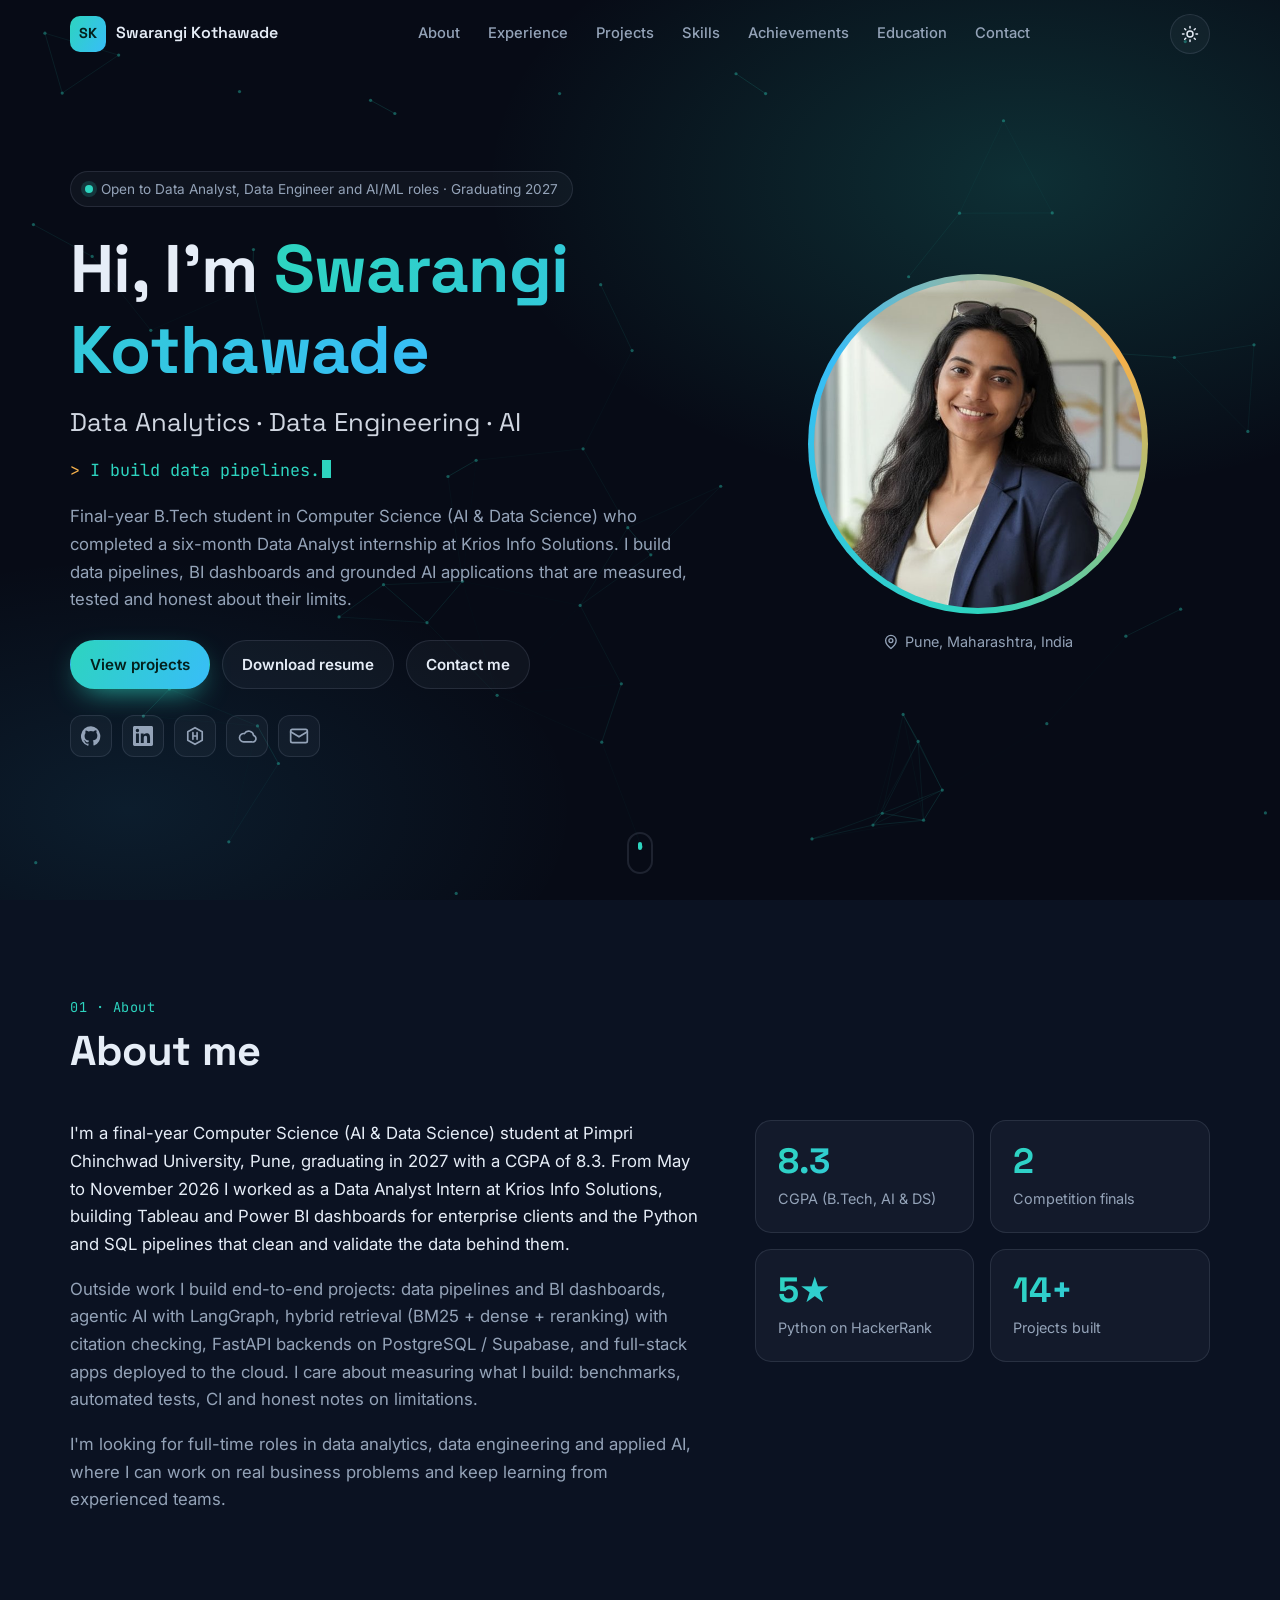
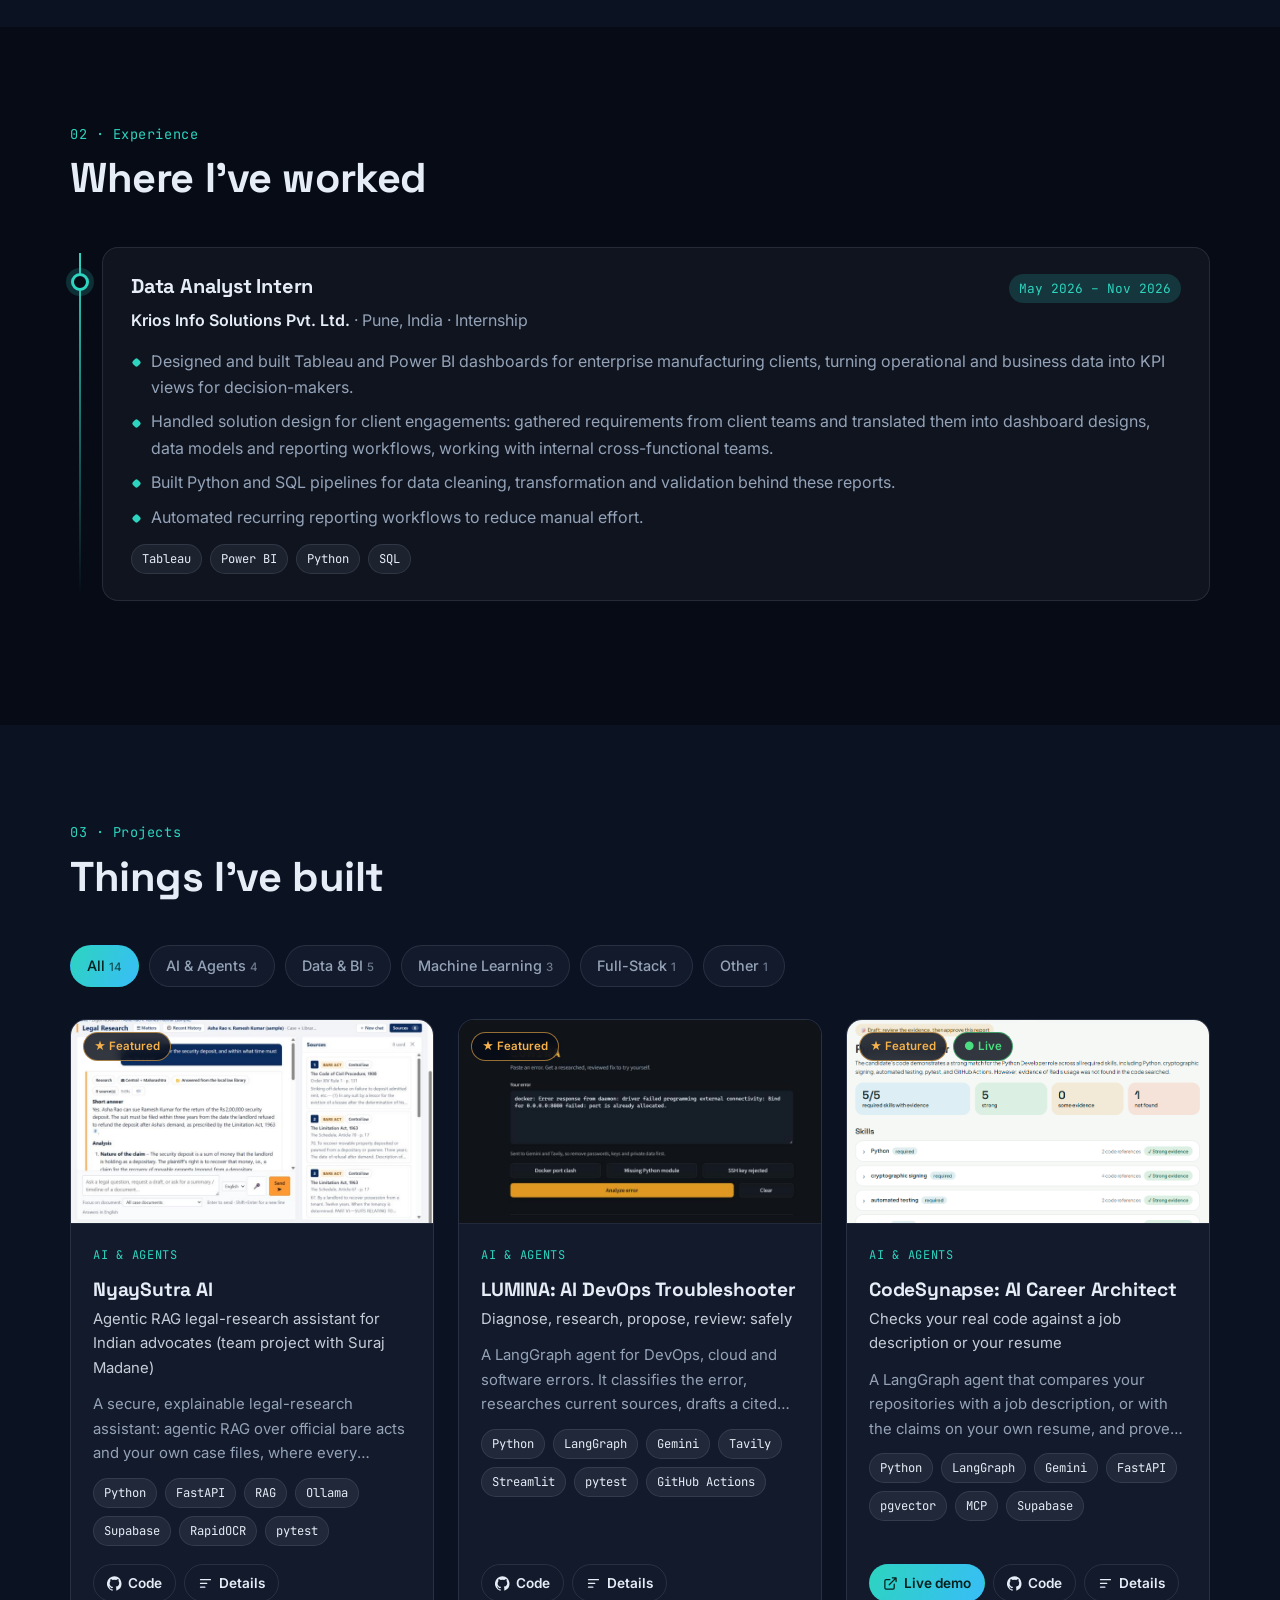
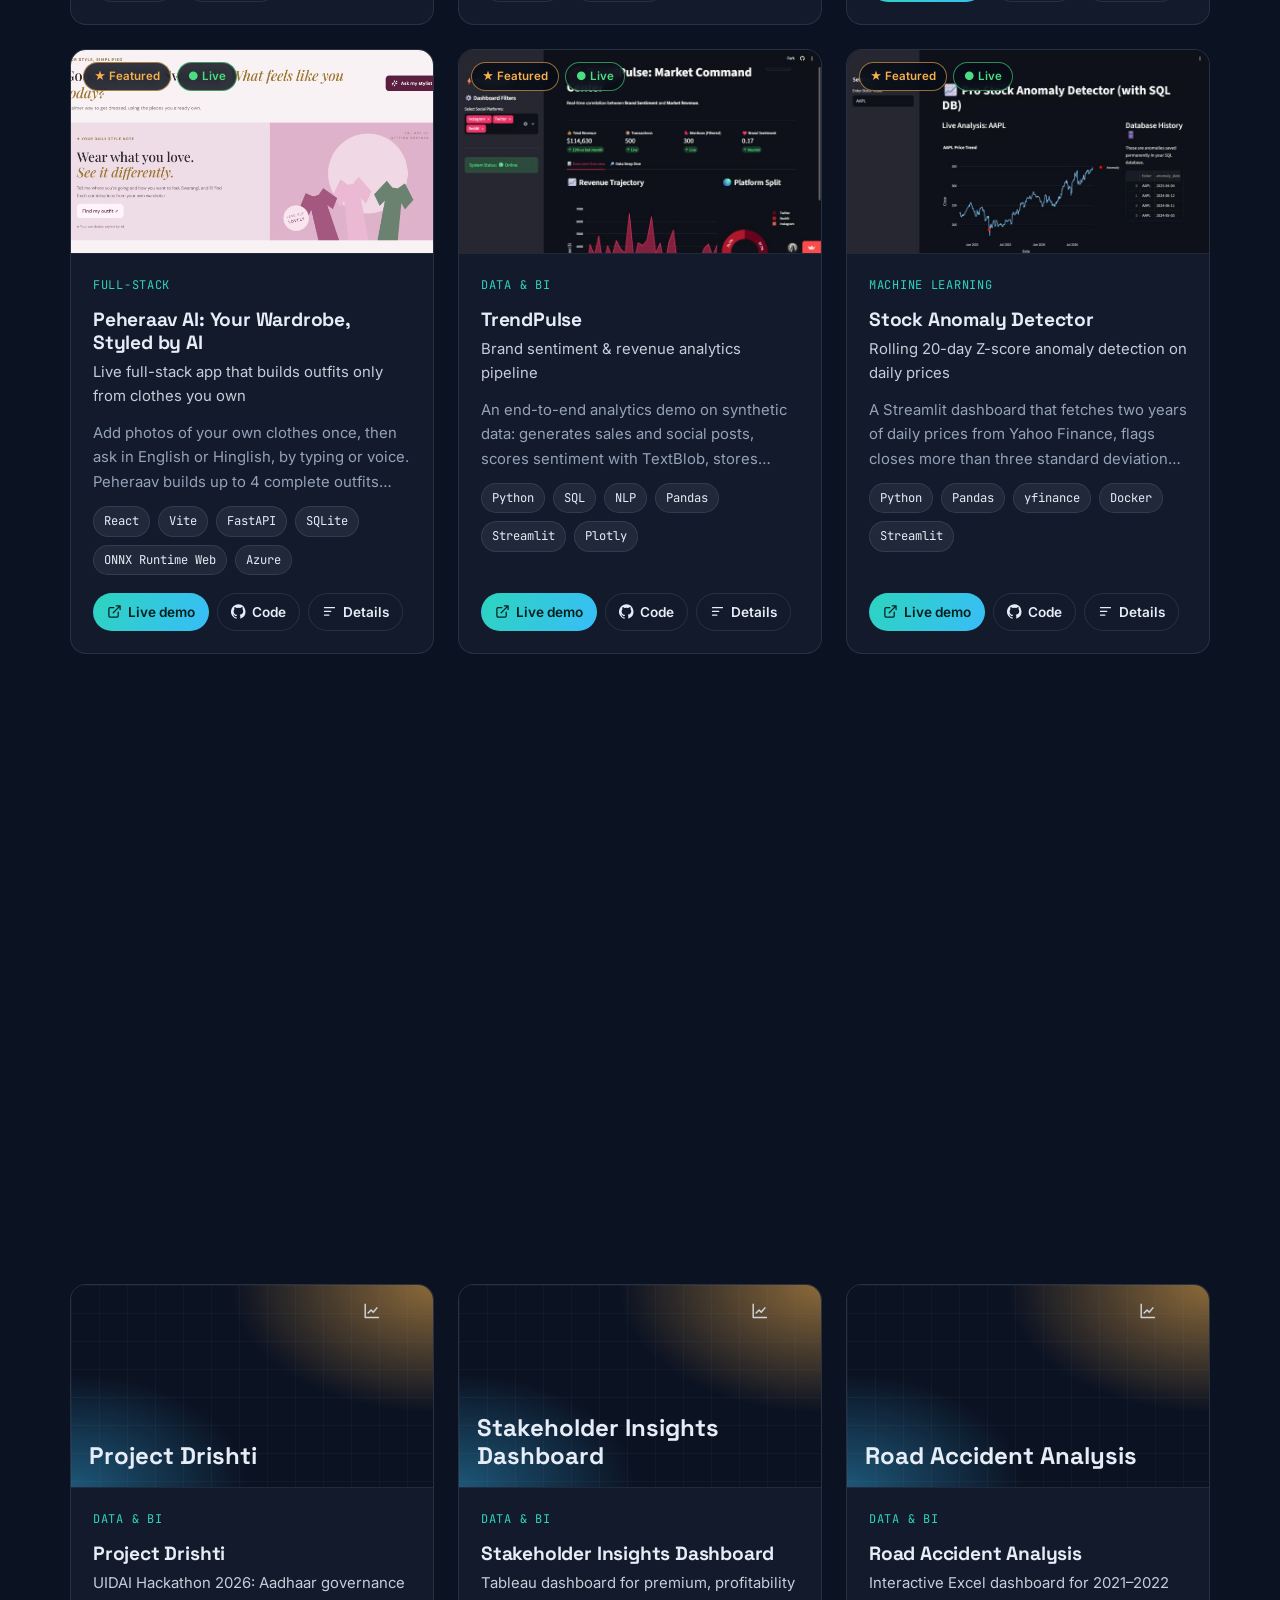
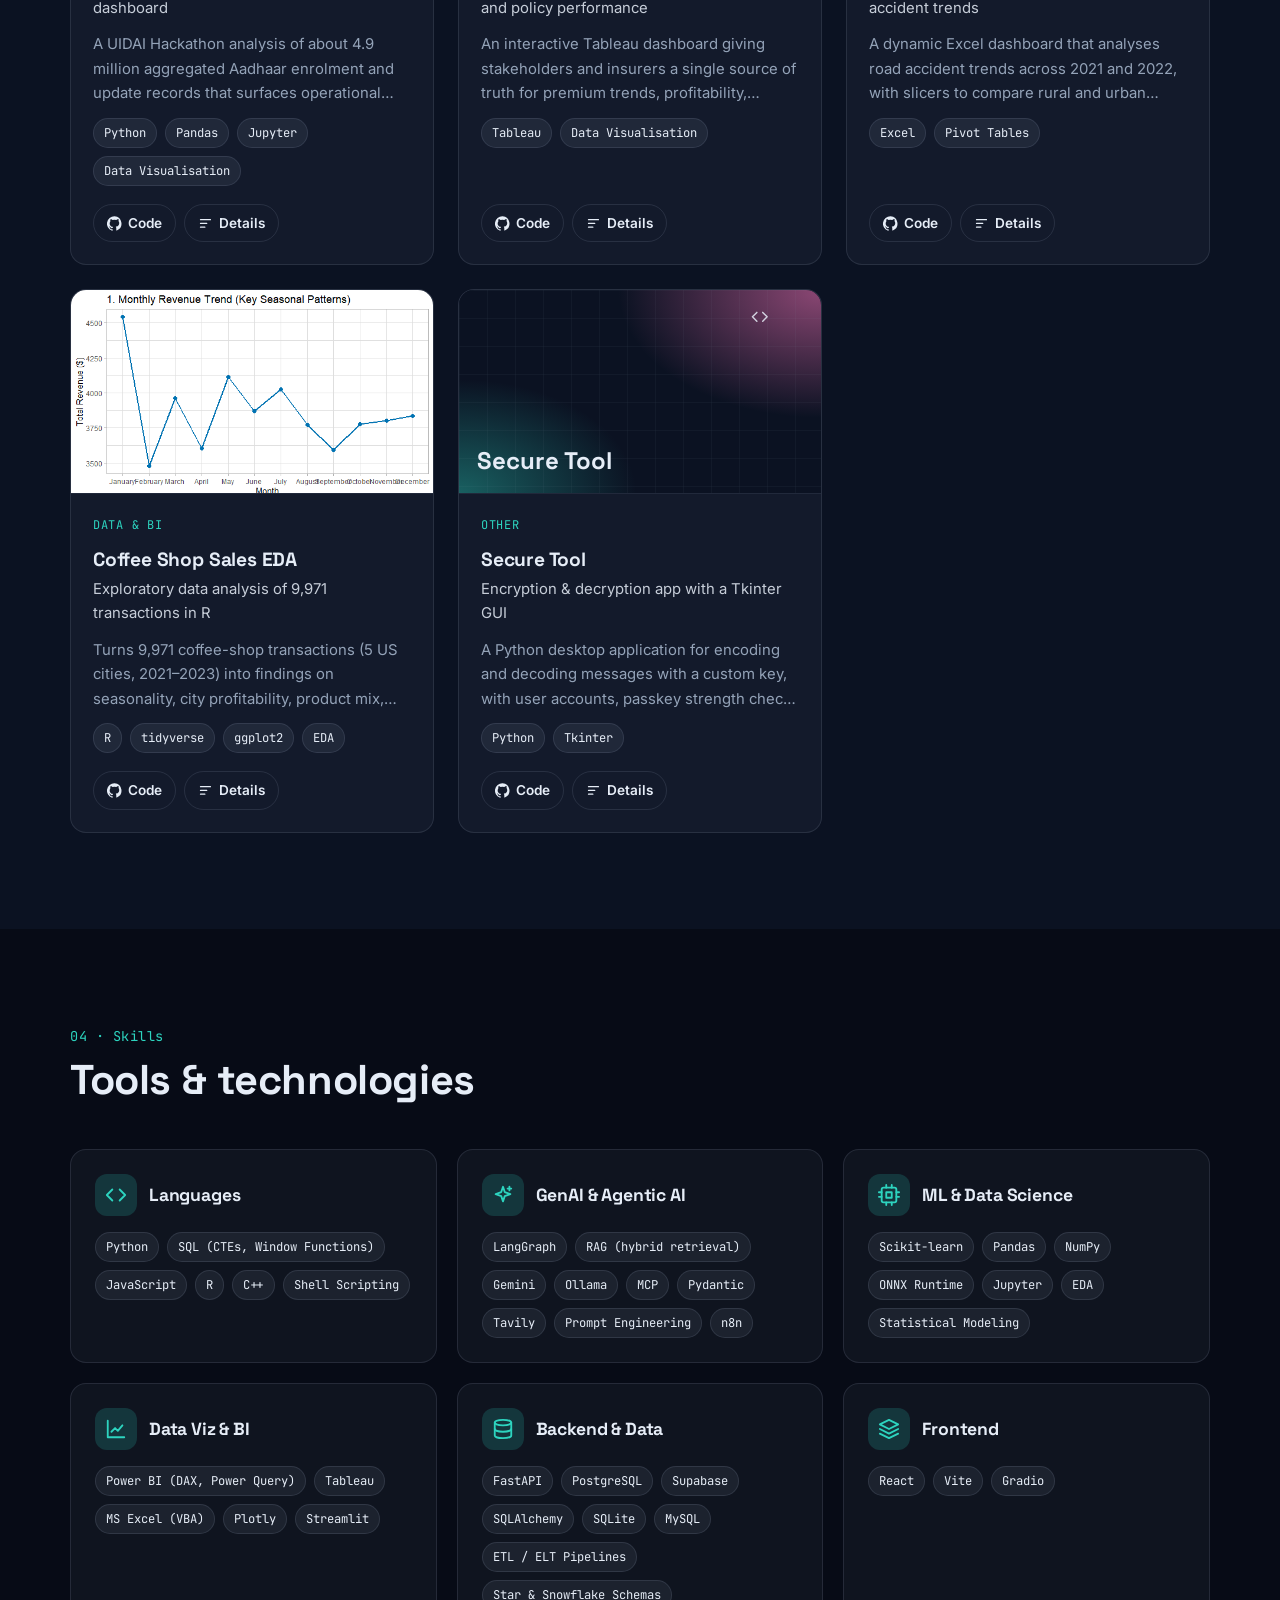
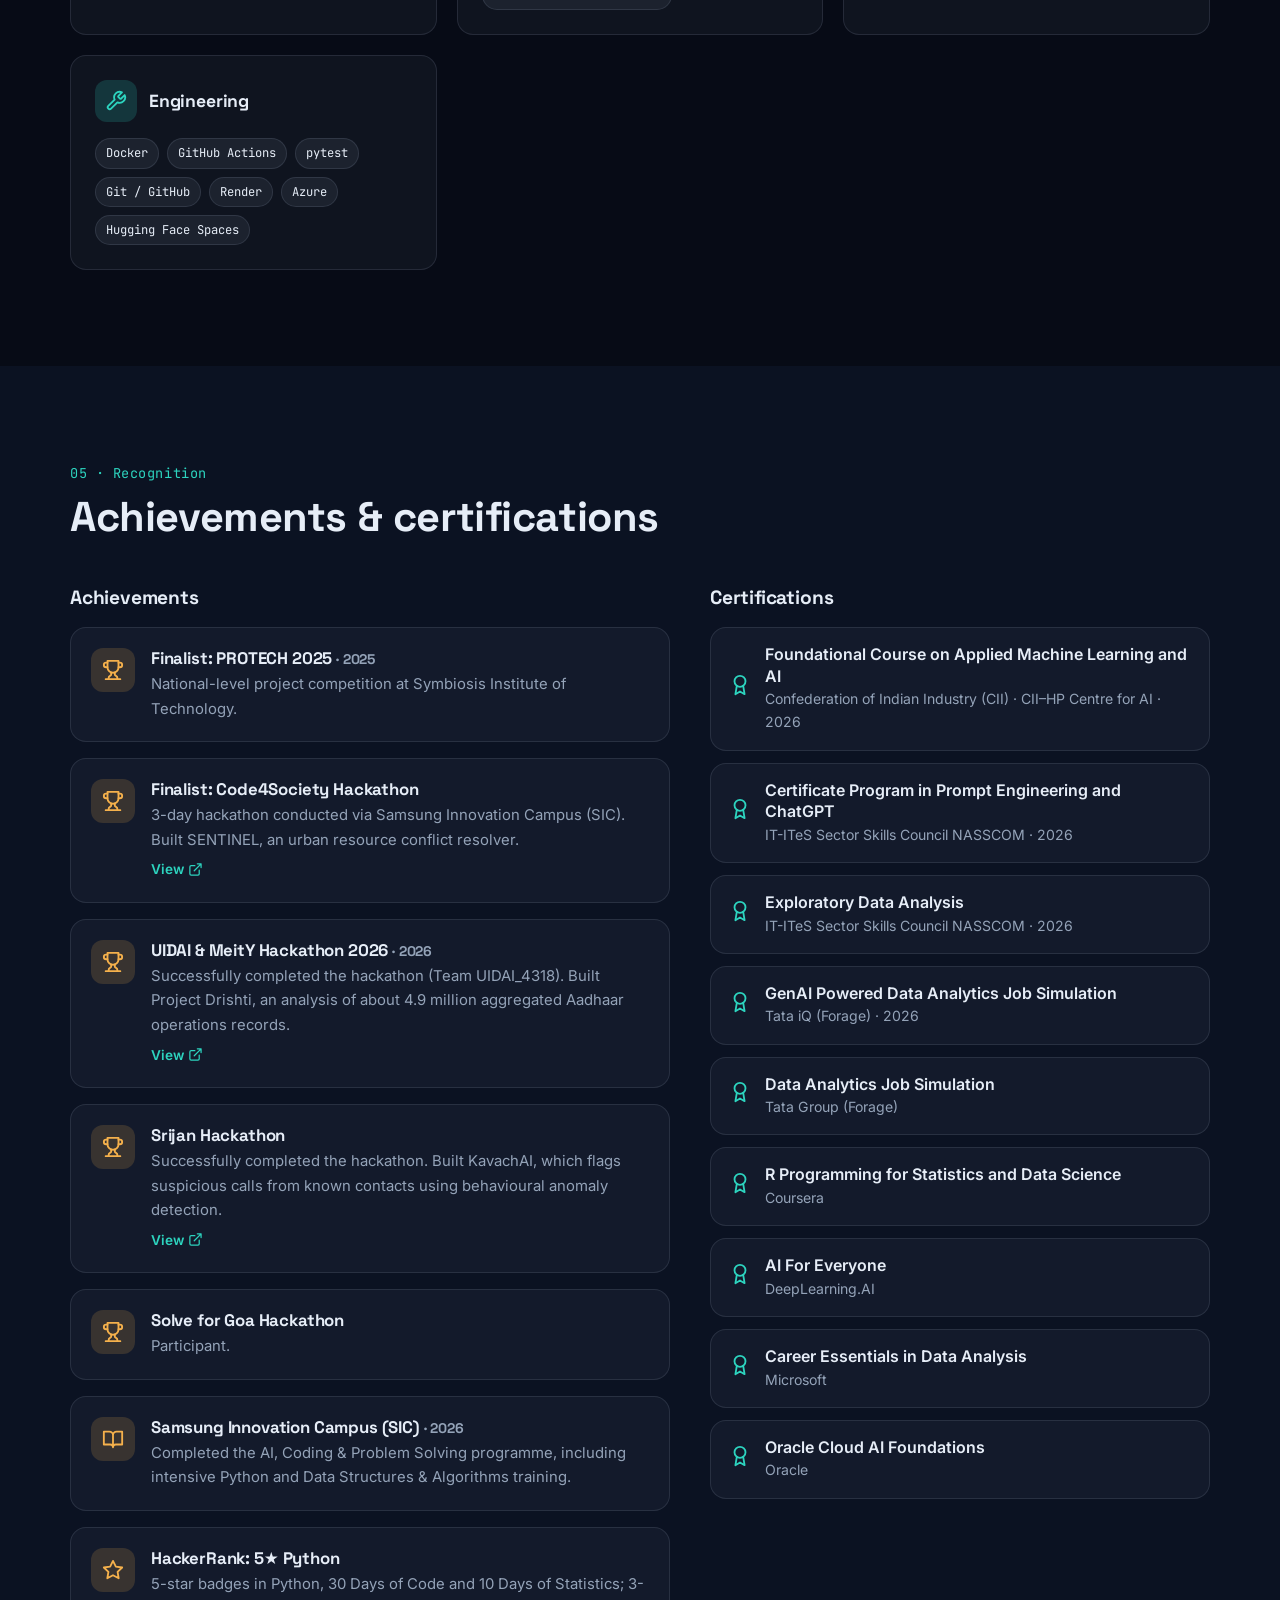
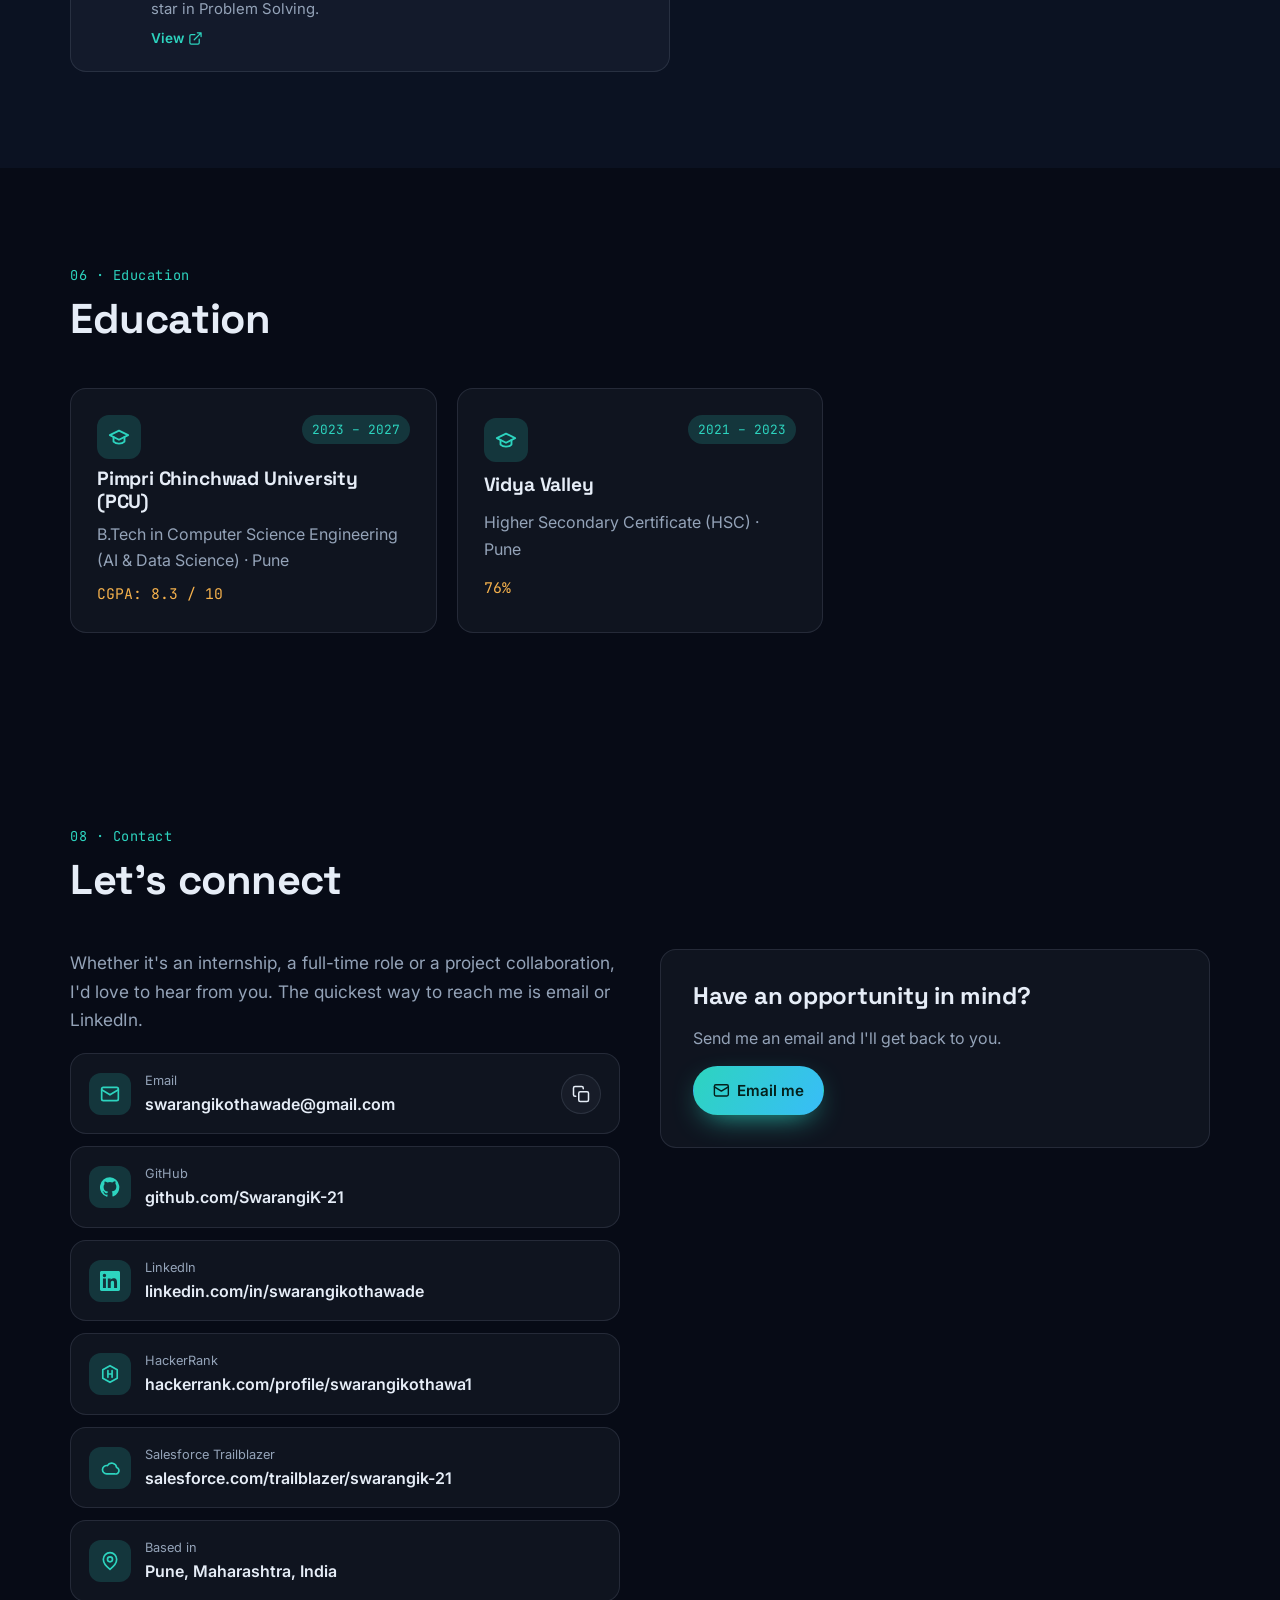
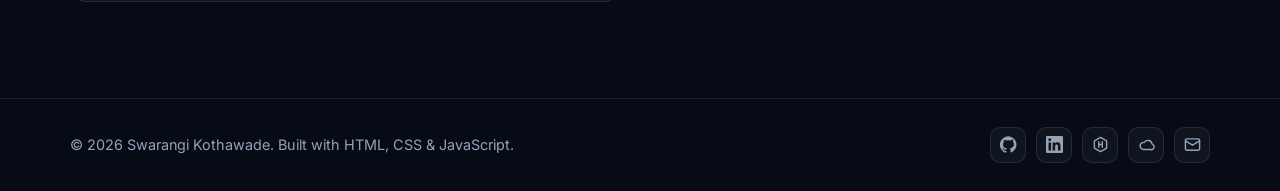
<file: index.html>
<!doctype html>
<html lang="en" data-theme="dark">
<head>
  <meta charset="utf-8">
  <meta name="viewport" content="width=device-width, initial-scale=1">
  <title>Swarangi Kothawade | Data Analytics, Data Engineering & AI</title>
  <meta name="description" content="Portfolio of Swarangi Kothawade: B.Tech Computer Science (AI & Data Science), 2027, Pune, and former Data Analyst Intern at Krios Info Solutions. Data pipelines, Power BI and Tableau dashboards, agentic RAG systems and grounded LLM apps.">
  <meta name="author" content="Swarangi Kothawade">
  <meta name="theme-color" content="#070b16">
  <link rel="canonical" href="https://swarangik-21.github.io/">

  <!-- Social sharing previews (LinkedIn, WhatsApp, X) -->
  <meta property="og:type" content="website">
  <meta property="og:title" content="Swarangi Kothawade | Data Analytics, Data Engineering & AI">
  <meta property="og:description" content="Data pipelines, BI dashboards and grounded AI apps. B.Tech CSE (AI & Data Science) 2027, Pune. Former Data Analyst Intern at Krios.">
  <meta property="og:url" content="https://swarangik-21.github.io/">
  <meta property="og:image" content="https://swarangik-21.github.io/assets/og-image.jpg">
  <meta name="twitter:card" content="summary_large_image">

  <link rel="icon" href="assets/favicon.svg" type="image/svg+xml">
  <link rel="preconnect" href="https://fonts.googleapis.com">
  <link rel="preconnect" href="https://fonts.gstatic.com" crossorigin>
  <link href="https://fonts.googleapis.com/css2?family=Inter:wght@400;500;600&family=JetBrains+Mono:wght@400;500&family=Space+Grotesk:wght@500;600;700&display=swap" rel="stylesheet">
  <link rel="stylesheet" href="css/styles.css">

  <!-- Apply the saved theme before the page paints, so there is no flash -->
  <script>
    try { var t = localStorage.getItem('theme'); if (t) document.documentElement.dataset.theme = t; } catch (e) {}
  </script>
</head>
<body>
  <a class="skip-link" href="#main">Skip to content</a>
  <div class="scroll-progress" aria-hidden="true"></div>

  <header class="site-header">
    <nav class="nav container" aria-label="Main">
      <a class="brand" href="#home" aria-label="Home"><span class="brand-mark" data-initials></span><span class="brand-name" data-name></span></a>
      <ul class="nav-links" id="nav-links">
        <li><a href="#about">About</a></li>
        <li><a href="#experience">Experience</a></li>
        <li><a href="#projects">Projects</a></li>
        <li><a href="#skills">Skills</a></li>
        <li><a href="#achievements">Achievements</a></li>
        <li><a href="#education">Education</a></li>
        <li><a href="#contact">Contact</a></li>
        <li class="nav-resume"><a class="btn btn-small btn-primary" href="#resume">Resume</a></li>
      </ul>
      <div class="nav-actions">
        <button class="icon-btn" id="theme-toggle" type="button" aria-label="Switch to light theme"></button>
        <button class="icon-btn menu-toggle" id="menu-toggle" type="button" aria-label="Open menu" aria-expanded="false" aria-controls="nav-links"></button>
      </div>
    </nav>
  </header>

  <main id="main">
    <!-- HOME -->
    <section class="hero" id="home">
      <canvas class="hero-canvas" aria-hidden="true"></canvas>
      <div class="container hero-inner">
        <div class="hero-text">
          <p class="eyebrow" data-open-to></p>
          <h1 class="hero-title">Hi, I'm <span class="gradient-text" data-name></span></h1>
          <p class="hero-headline" data-headline></p>
          <p class="hero-typing" aria-live="off"><span class="mono-prompt">&gt;</span> <span class="typing" data-typing></span><span class="caret" aria-hidden="true"></span></p>
          <p class="hero-intro" data-intro></p>
          <div class="hero-ctas">
            <a class="btn btn-primary" href="#projects">View projects</a>
            <a class="btn btn-ghost" data-resume-download download>Download resume</a>
            <a class="btn btn-ghost" href="#contact">Contact me</a>
          </div>
          <ul class="social-row" data-socials aria-label="Profiles"></ul>
        </div>
        <div class="hero-visual">
          <div class="avatar" data-avatar></div>
          <p class="hero-location" data-location></p>
        </div>
      </div>
      <a class="scroll-cue" href="#about" aria-label="Scroll to About"><span></span></a>
    </section>

    <!-- ABOUT -->
    <section class="section" id="about">
      <div class="container">
        <header class="section-head reveal"><p class="section-kicker">01 · About</p><h2>About me</h2></header>
        <div class="about-grid">
          <div class="about-text reveal" data-about></div>
          <div class="stats reveal" data-highlights></div>
        </div>
      </div>
    </section>

    <!-- EXPERIENCE -->
    <section class="section" id="experience">
      <div class="container">
        <header class="section-head reveal"><p class="section-kicker">02 · Experience</p><h2>Where I've worked</h2></header>
        <ol class="timeline" data-experience></ol>
      </div>
    </section>

    <!-- PROJECTS -->
    <section class="section" id="projects">
      <div class="container">
        <header class="section-head reveal"><p class="section-kicker">03 · Projects</p><h2>Things I've built</h2></header>
        <div class="filters reveal" role="group" aria-label="Filter projects" data-filters></div>
        <div class="project-grid" data-projects></div>
      </div>
    </section>

    <!-- SKILLS -->
    <section class="section" id="skills">
      <div class="container">
        <header class="section-head reveal"><p class="section-kicker">04 · Skills</p><h2>Tools &amp; technologies</h2></header>
        <div class="skills-grid" data-skills></div>
      </div>
    </section>

    <!-- ACHIEVEMENTS & CERTIFICATIONS -->
    <section class="section" id="achievements">
      <div class="container">
        <header class="section-head reveal"><p class="section-kicker">05 · Recognition</p><h2>Achievements &amp; certifications</h2></header>
        <div class="recognition-grid">
          <div>
            <h3 class="sub-head reveal">Achievements</h3>
            <div class="achievement-list" data-achievements></div>
          </div>
          <div>
            <h3 class="sub-head reveal">Certifications</h3>
            <ul class="cert-list" data-certifications></ul>
          </div>
        </div>
      </div>
    </section>

    <!-- EDUCATION -->
    <section class="section" id="education">
      <div class="container">
        <header class="section-head reveal"><p class="section-kicker">06 · Education</p><h2>Education</h2></header>
        <div class="edu-grid" data-education></div>
      </div>
    </section>

    <!-- RESUME -->
    <section class="section" id="resume">
      <div class="container">
        <header class="section-head reveal"><p class="section-kicker">07 · Resume</p><h2>My resume</h2></header>
        <div class="resume-card reveal">
          <div class="resume-info">
            <p>A one-page summary of my education, experience, projects and certifications.</p>
            <p class="muted small" data-resume-updated></p>
            <div class="hero-ctas">
              <a class="btn btn-primary" data-resume-download download>Download PDF</a>
              <a class="btn btn-ghost" data-resume-view target="_blank" rel="noopener">Open in new tab</a>
            </div>
          </div>
          <div class="resume-preview">
            <iframe data-resume-frame title="Resume preview" loading="lazy"></iframe>
          </div>
        </div>
      </div>
    </section>

    <!-- CONTACT -->
    <section class="section" id="contact">
      <div class="container">
        <header class="section-head reveal"><p class="section-kicker">08 · Contact</p><h2>Let's connect</h2></header>
        <div class="contact-grid">
          <div class="reveal">
            <p class="contact-message" data-contact-message></p>
            <div class="contact-cards" data-contact-cards></div>
          </div>
          <form class="contact-form reveal" data-contact-form hidden novalidate>
            <label>Name<input name="name" type="text" autocomplete="name" required></label>
            <label>Email<input name="email" type="email" autocomplete="email" required></label>
            <label>Message<textarea name="message" rows="5" required></textarea></label>
            <button class="btn btn-primary" type="submit">Send message</button>
            <p class="form-status" role="status"></p>
          </form>
        </div>
      </div>
    </section>
  </main>

  <footer class="site-footer">
    <div class="container footer-inner">
      <p>© <span data-year></span> <span data-name></span>. Built with HTML, CSS &amp; JavaScript.</p>
      <ul class="social-row small" data-socials aria-label="Profiles"></ul>
    </div>
  </footer>

  <button class="to-top icon-btn" id="to-top" type="button" aria-label="Back to top"></button>

  <dialog class="project-dialog" id="project-dialog" aria-labelledby="dialog-title">
    <div class="dialog-body"></div>
  </dialog>

  <noscript><p class="noscript">This portfolio needs JavaScript to show its content. Please enable it, or see my <a href="https://github.com/SwarangiK-21">GitHub</a> and <a href="https://www.linkedin.com/in/swarangikothawade/">LinkedIn</a>.</p></noscript>

  <script src="js/main.js" defer></script>
</body>
</html>
</file>
<file: css/styles.css>
/* ==========================================================
   Swarangi Kothawade: portfolio styles
   Colours live in the two theme blocks below. Change them
   there and the whole site follows.
   ========================================================== */

:root,
[data-theme="dark"] {
  --bg: #070b16;
  --bg-2: #0b1222;
  --surface: rgba(148, 163, 184, 0.06);
  --surface-2: rgba(148, 163, 184, 0.1);
  --border: rgba(148, 163, 184, 0.16);
  --text: #e6edf7;
  --muted: #94a3b8;
  --accent: #2dd4bf;          /* teal: main accent */
  --accent-2: #38bdf8;        /* sky: gradient partner */
  --highlight: #f5b14c;       /* amber: small highlights */
  --on-accent: #04201c;
  --shadow: 0 20px 50px -20px rgba(0, 0, 0, 0.7);
  --glow: rgba(45, 212, 191, 0.18);
  --header-bg: rgba(7, 11, 22, 0.72);
  color-scheme: dark;
}

[data-theme="light"] {
  --bg: #f6f8fc;
  --bg-2: #eef2f8;
  --surface: #ffffff;
  --surface-2: #f1f5f9;
  --border: rgba(15, 23, 42, 0.1);
  --text: #0f172a;
  --muted: #475569;
  --accent: #0f766e;
  --accent-2: #0369a1;
  --highlight: #b45309;
  --on-accent: #ffffff;
  --shadow: 0 18px 40px -22px rgba(15, 23, 42, 0.35);
  --glow: rgba(13, 148, 136, 0.12);
  --header-bg: rgba(246, 248, 252, 0.8);
  color-scheme: light;
}

:root {
  --font-head: "Space Grotesk", system-ui, sans-serif;
  --font-body: "Inter", system-ui, -apple-system, "Segoe UI", Roboto, sans-serif;
  --font-mono: "JetBrains Mono", ui-monospace, Consolas, monospace;
  --radius: 16px;
  --radius-sm: 10px;
  --gradient: linear-gradient(120deg, var(--accent), var(--accent-2));
  --header-h: 68px;
}

/* ---------- Base ---------- */
*, *::before, *::after { box-sizing: border-box; }
html { scroll-behavior: smooth; scroll-padding-top: calc(var(--header-h) + 12px); }
body {
  margin: 0;
  font-family: var(--font-body);
  font-size: 16px;
  line-height: 1.65;
  color: var(--text);
  background: var(--bg);
  -webkit-font-smoothing: antialiased;
  overflow-x: hidden;
  transition: background-color .3s ease, color .3s ease;
}
img { max-width: 100%; display: block; }
a { color: var(--accent); text-decoration: none; }
a:hover { text-decoration: underline; }
h1, h2, h3, h4 { font-family: var(--font-head); line-height: 1.2; margin: 0; letter-spacing: -0.01em; }
p { margin: 0 0 1em; }
ul, ol { margin: 0; padding: 0; list-style: none; }
button { font: inherit; color: inherit; }
:focus-visible { outline: 2px solid var(--accent); outline-offset: 3px; border-radius: 6px; }
.container { width: min(1140px, 100% - 32px); margin-inline: auto; }
.muted { color: var(--muted); }
.small { font-size: .875rem; }
.gradient-text { background: var(--gradient); -webkit-background-clip: text; background-clip: text; color: transparent; }
.skip-link { position: absolute; left: -999px; top: 8px; z-index: 100; background: var(--accent); color: var(--on-accent); padding: 8px 14px; border-radius: 8px; }
.skip-link:focus { left: 8px; }
.icon { width: 1.1em; height: 1.1em; flex-shrink: 0; }

/* ---------- Buttons ---------- */
.btn {
  display: inline-flex; align-items: center; justify-content: center; gap: .5em;
  padding: .72em 1.25em; border-radius: 999px; border: 1px solid transparent;
  font-weight: 600; font-size: .95rem; cursor: pointer; text-decoration: none !important;
  transition: transform .2s ease, box-shadow .2s ease, background-color .2s ease, border-color .2s ease;
}
.btn:hover { transform: translateY(-2px); }
.btn-primary { background: var(--gradient); color: var(--on-accent); box-shadow: 0 10px 30px -12px var(--accent); }
.btn-primary:hover { box-shadow: 0 14px 34px -10px var(--accent); }
.btn-ghost { border-color: var(--border); color: var(--text); background: var(--surface); }
.btn-ghost:hover { border-color: var(--accent); color: var(--accent); }
.btn-small { padding: .45em 1em; font-size: .85rem; }
.icon-btn {
  display: inline-grid; place-items: center; width: 40px; height: 40px; border-radius: 50%;
  border: 1px solid var(--border); background: var(--surface); cursor: pointer; color: var(--text);
  transition: border-color .2s ease, color .2s ease, transform .2s ease;
}
.icon-btn:hover { border-color: var(--accent); color: var(--accent); }
.icon-btn .icon { width: 18px; height: 18px; }

/* ---------- Header ---------- */
.scroll-progress { position: fixed; inset: 0 0 auto 0; height: 3px; background: var(--gradient); transform-origin: 0 50%; transform: scaleX(0); z-index: 60; }
.site-header {
  position: fixed; inset: 0 0 auto 0; z-index: 50; height: var(--header-h);
  background: transparent; border-bottom: 1px solid transparent;
  transition: background-color .3s ease, border-color .3s ease, backdrop-filter .3s ease;
}
.site-header.scrolled { background: var(--header-bg); border-color: var(--border); backdrop-filter: blur(14px); -webkit-backdrop-filter: blur(14px); }
.nav { height: 100%; display: flex; align-items: center; justify-content: space-between; gap: 16px; }
.brand { display: flex; align-items: center; gap: 10px; color: var(--text); font-family: var(--font-head); font-weight: 600; text-decoration: none !important; }
.brand-mark {
  display: grid; place-items: center; width: 36px; height: 36px; border-radius: 10px;
  background: var(--gradient); color: var(--on-accent); font-size: .9rem; font-weight: 700;
}
.nav-links { display: flex; align-items: center; gap: 4px; }
.nav-links a:not(.btn) {
  display: block; padding: 8px 12px; border-radius: 8px; color: var(--muted); font-size: .92rem; font-weight: 500;
  text-decoration: none; transition: color .2s ease, background-color .2s ease;
}
.nav-links a:not(.btn):hover, .nav-links a.active { color: var(--text); background: var(--surface-2); }
.nav-resume { margin-left: 8px; }
.nav-actions { display: flex; gap: 8px; }
.menu-toggle { display: none; }

/* ---------- Hero ---------- */
.hero {
  position: relative; min-height: 100vh; min-height: 100svh; display: flex; align-items: center;
  padding: calc(var(--header-h) + 40px) 0 80px; overflow: hidden;
  background:
    radial-gradient(60% 50% at 80% 20%, var(--glow), transparent 70%),
    radial-gradient(50% 40% at 10% 90%, rgba(56, 189, 248, 0.1), transparent 70%),
    var(--bg);
}
.hero-canvas { position: absolute; inset: 0; width: 100%; height: 100%; opacity: .55; pointer-events: none; }
.hero-inner { position: relative; display: grid; grid-template-columns: 1.35fr 1fr; gap: 48px; align-items: center; }
.eyebrow {
  display: inline-flex; align-items: center; gap: 8px; padding: 6px 14px; border-radius: 999px;
  border: 1px solid var(--border); background: var(--surface); color: var(--muted); font-size: .85rem; margin-bottom: 22px;
}
.eyebrow::before { content: ""; width: 8px; height: 8px; border-radius: 50%; background: var(--accent); box-shadow: 0 0 0 4px var(--glow); animation: pulse 2s infinite; }
.hero-title { font-size: clamp(2.4rem, 6vw, 4.2rem); font-weight: 700; margin-bottom: 10px; }
.hero-headline { font-family: var(--font-head); font-size: clamp(1.2rem, 2.4vw, 1.6rem); color: var(--text); opacity: .9; margin-bottom: 14px; }
.hero-typing { font-family: var(--font-mono); color: var(--accent); min-height: 1.7em; margin-bottom: 18px; font-size: clamp(.92rem, 1.6vw, 1.05rem); }
.mono-prompt { color: var(--highlight); }
.caret { display: inline-block; width: .55em; height: 1.1em; vertical-align: -0.15em; margin-left: 2px; background: var(--accent); animation: blink 1s steps(1) infinite; }
.hero-intro { color: var(--muted); max-width: 60ch; font-size: 1.05rem; }
.hero-ctas { display: flex; flex-wrap: wrap; gap: 12px; margin: 26px 0; }
.social-row { display: flex; flex-wrap: wrap; gap: 10px; }
.social-row a {
  display: grid; place-items: center; width: 42px; height: 42px; border-radius: 12px; border: 1px solid var(--border);
  background: var(--surface); color: var(--muted); transition: color .2s ease, border-color .2s ease, transform .2s ease;
}
.social-row a:hover { color: var(--accent); border-color: var(--accent); transform: translateY(-3px); }
.social-row .icon { width: 20px; height: 20px; }
.social-row.small a { width: 36px; height: 36px; border-radius: 10px; }
.social-row.small .icon { width: 17px; height: 17px; }

.hero-visual { display: grid; justify-items: center; gap: 16px; }
.avatar {
  position: relative; width: min(340px, 72vw); aspect-ratio: 1; border-radius: 50%; padding: 6px;
  background: conic-gradient(from 180deg, var(--accent), var(--accent-2), var(--highlight), var(--accent));
  animation: float 6s ease-in-out infinite;
}
.avatar::after { content: ""; position: absolute; inset: -24px; border-radius: 50%; background: radial-gradient(closest-side, var(--glow), transparent); z-index: -1; }
.avatar img, .avatar .monogram { width: 100%; height: 100%; border-radius: 50%; object-fit: cover; background: var(--bg-2); }
.monogram { display: grid; place-items: center; font-family: var(--font-head); font-weight: 700; font-size: clamp(4rem, 12vw, 6.5rem); }
.monogram span { background: var(--gradient); -webkit-background-clip: text; background-clip: text; color: transparent; }
.hero-location { display: flex; align-items: center; gap: 6px; color: var(--muted); font-size: .9rem; margin: 0; }
.scroll-cue { position: absolute; left: 50%; bottom: 26px; translate: -50% 0; width: 26px; height: 42px; border: 2px solid var(--border); border-radius: 14px; }
.scroll-cue span { position: absolute; left: 50%; top: 8px; width: 4px; height: 8px; margin-left: -2px; border-radius: 2px; background: var(--accent); animation: scrollcue 1.8s infinite; }

/* ---------- Sections ---------- */
.section { padding: 96px 0; position: relative; }
.section:nth-of-type(even) { background: var(--bg-2); }
.section-head { margin-bottom: 44px; }
.section-kicker { font-family: var(--font-mono); color: var(--accent); font-size: .85rem; margin-bottom: 8px; letter-spacing: .04em; }
.section-head h2 { font-size: clamp(1.8rem, 4vw, 2.6rem); }
.sub-head { font-size: 1.2rem; margin-bottom: 18px; color: var(--text); }
.card {
  background: var(--surface); border: 1px solid var(--border); border-radius: var(--radius);
  transition: transform .25s ease, border-color .25s ease, box-shadow .25s ease;
}
.card:hover { border-color: color-mix(in srgb, var(--accent) 45%, var(--border)); box-shadow: var(--shadow); }

/* About */
.about-grid { display: grid; grid-template-columns: 1.4fr 1fr; gap: 48px; align-items: start; }
.about-text p { color: var(--muted); font-size: 1.05rem; }
.about-text p:first-child { color: var(--text); }
.stats { display: grid; grid-template-columns: 1fr 1fr; gap: 16px; }
.stat { padding: 22px; }
.stat-value { font-family: var(--font-head); font-size: 2.2rem; font-weight: 700; line-height: 1; margin-bottom: 8px; }
.stat-label { color: var(--muted); font-size: .9rem; margin: 0; }

/* Experience timeline */
.timeline { position: relative; padding-left: 32px; }
.timeline::before { content: ""; position: absolute; left: 9px; top: 6px; bottom: 6px; width: 2px; background: linear-gradient(var(--accent), transparent); }
.timeline-item { position: relative; margin-bottom: 28px; }
.timeline-item::before {
  content: ""; position: absolute; left: -31px; top: 26px; width: 18px; height: 18px; border-radius: 50%;
  background: var(--bg); border: 3px solid var(--accent); box-shadow: 0 0 0 5px var(--glow);
}
.timeline-card { padding: 26px 28px; }
.timeline-top { display: flex; flex-wrap: wrap; justify-content: space-between; gap: 6px 16px; margin-bottom: 4px; }
.timeline-top h3 { font-size: 1.25rem; }
.date-pill { font-family: var(--font-mono); font-size: .8rem; color: var(--accent); background: var(--glow); padding: 4px 10px; border-radius: 999px; white-space: nowrap; align-self: flex-start; }
.timeline-meta { color: var(--muted); margin-bottom: 14px; }
.timeline-meta strong { color: var(--text); font-weight: 600; }
.bullets li { position: relative; padding-left: 20px; margin-bottom: 8px; color: var(--muted); }
.bullets li::before { content: ""; position: absolute; left: 2px; top: .7em; width: 7px; height: 7px; border-radius: 2px; background: var(--accent); transform: rotate(45deg); }

/* Tags */
.tags { display: flex; flex-wrap: wrap; gap: 8px; }
.tag {
  font-family: var(--font-mono); font-size: .76rem; padding: 4px 10px; border-radius: 999px;
  background: var(--surface-2); border: 1px solid var(--border); color: var(--text); white-space: nowrap;
}

/* Projects */
.filters { display: flex; flex-wrap: wrap; gap: 10px; margin-bottom: 32px; }
.filter-btn {
  padding: 8px 16px; border-radius: 999px; border: 1px solid var(--border); background: var(--surface);
  color: var(--muted); cursor: pointer; font-weight: 500; font-size: .9rem; transition: all .2s ease;
}
.filter-btn:hover { color: var(--text); border-color: var(--accent); }
.filter-btn[aria-pressed="true"] { background: var(--gradient); color: var(--on-accent); border-color: transparent; }
.filter-btn .count { opacity: .7; margin-left: 4px; font-size: .8em; }
.project-grid { display: grid; grid-template-columns: repeat(auto-fill, minmax(320px, 1fr)); gap: 24px; }
.project-card { display: flex; flex-direction: column; overflow: hidden; }
.card.project-card:hover { transform: translateY(-6px); }
.project-card.is-hidden { display: none; }
.project-cover { position: relative; aspect-ratio: 16 / 9; overflow: hidden; background: var(--bg-2); border-bottom: 1px solid var(--border); }
.project-cover img { width: 100%; height: 100%; object-fit: cover; object-position: top; transition: transform .5s ease; }
.project-card:hover .project-cover img { transform: scale(1.05); }
.cover-art {
  position: absolute; inset: 0; display: flex; flex-direction: column; justify-content: flex-end; padding: 18px;
  background:
    radial-gradient(80% 90% at 100% 0%, color-mix(in srgb, var(--c1) 55%, transparent), transparent 70%),
    radial-gradient(70% 80% at 0% 100%, color-mix(in srgb, var(--c2) 40%, transparent), transparent 70%),
    var(--bg-2);
}
.cover-art::before {
  content: ""; position: absolute; inset: 0; opacity: .35;
  background-image: linear-gradient(var(--border) 1px, transparent 1px), linear-gradient(90deg, var(--border) 1px, transparent 1px);
  background-size: 28px 28px;
}
.cover-art .cover-icon { position: absolute; top: 16px; right: 16px; width: 54px; height: 54px; color: var(--text); opacity: .85; }
.cover-art .cover-title { position: relative; font-family: var(--font-head); font-size: 1.5rem; font-weight: 700; color: var(--text); max-width: 85%; line-height: 1.15; }
.badges { position: absolute; top: 12px; left: 12px; display: flex; gap: 6px; z-index: 1; }
.badge { font-size: .72rem; font-weight: 600; padding: 4px 10px; border-radius: 999px; backdrop-filter: blur(6px); }
/* Badges sit on screenshots of any colour, so they use a fixed dark backing and bright text in both themes */
.badge-featured { background: rgba(7, 11, 22, 0.82); color: #f5b14c; border: 1px solid rgba(245, 177, 76, 0.6); }
.badge-status { background: rgba(7, 11, 22, 0.82); color: #38bdf8; border: 1px solid rgba(56, 189, 248, 0.6); }
.badge-live { background: rgba(7, 11, 22, 0.82); color: #4ade80; border: 1px solid rgba(74, 222, 128, 0.6); }
.project-body { display: flex; flex-direction: column; gap: 12px; padding: 22px; flex: 1; }
.project-category { font-family: var(--font-mono); font-size: .75rem; color: var(--accent); text-transform: uppercase; letter-spacing: .06em; margin: 0; }
.project-body h3 { font-size: 1.2rem; }
.project-tagline { color: var(--text); opacity: .85; font-size: .93rem; margin: -6px 0 0; }
.project-desc { color: var(--muted); font-size: .93rem; margin: 0; display: -webkit-box; -webkit-line-clamp: 3; -webkit-box-orient: vertical; overflow: hidden; }
.project-links { display: flex; flex-wrap: wrap; gap: 8px; margin-top: auto; padding-top: 6px; }
.link-btn {
  display: inline-flex; align-items: center; gap: 6px; padding: 7px 13px; border-radius: 999px; font-size: .85rem; font-weight: 600;
  border: 1px solid var(--border); background: transparent; color: var(--text); cursor: pointer; text-decoration: none !important;
  transition: border-color .2s ease, color .2s ease;
}
.link-btn:hover { border-color: var(--accent); color: var(--accent); }
.link-btn.primary { background: var(--gradient); color: var(--on-accent); border-color: transparent; }
.link-btn.primary:hover { color: var(--on-accent); filter: brightness(1.08); }

/* Project dialog */
.project-dialog {
  width: min(720px, calc(100% - 32px)); max-height: calc(100vh - 48px); padding: 0; border: 1px solid var(--border);
  border-radius: var(--radius); background: var(--bg-2); color: var(--text); box-shadow: var(--shadow);
}
.project-dialog::backdrop { background: rgba(2, 6, 16, 0.7); backdrop-filter: blur(4px); }
.project-dialog[open] { animation: pop .25s ease; }
.dialog-body { padding: 28px; display: grid; gap: 16px; }
.dialog-body .project-cover { border-radius: var(--radius-sm); border: 1px solid var(--border); }
.dialog-head { display: flex; justify-content: space-between; gap: 16px; align-items: flex-start; }
.dialog-head h3 { font-size: 1.5rem; }
.dialog-body p { color: var(--muted); margin: 0; }

/* Skills */
.skills-grid { display: grid; grid-template-columns: repeat(auto-fill, minmax(320px, 1fr)); gap: 20px; }
.skill-card { padding: 24px; }
.card.skill-card:hover { transform: translateY(-4px); }
.skill-head { display: flex; align-items: center; gap: 12px; margin-bottom: 16px; }
.skill-icon { display: grid; place-items: center; width: 42px; height: 42px; border-radius: 12px; background: var(--glow); color: var(--accent); }
.skill-icon .icon { width: 22px; height: 22px; }
.skill-head h3 { font-size: 1.1rem; }

/* Achievements & certifications */
.recognition-grid { display: grid; grid-template-columns: 1.2fr 1fr; gap: 40px; }
.achievement-list { display: grid; gap: 16px; }
.achievement { display: flex; gap: 16px; padding: 20px; }
.achievement-icon { display: grid; place-items: center; width: 44px; height: 44px; border-radius: 12px; flex-shrink: 0; background: color-mix(in srgb, var(--highlight) 16%, transparent); color: var(--highlight); }
.achievement-icon .icon { width: 22px; height: 22px; }
.achievement h4 { font-size: 1.05rem; margin-bottom: 4px; }
.achievement p { color: var(--muted); font-size: .93rem; margin: 0; }
.achievement a { font-size: .85rem; font-weight: 600; display: inline-flex; gap: 4px; align-items: center; margin-top: 6px; }
.cert-list { display: grid; gap: 12px; }
.cert { display: flex; align-items: center; gap: 14px; padding: 16px 18px; }
.cert-icon { color: var(--accent); }
.cert-icon .icon { width: 22px; height: 22px; }
.cert-title { font-weight: 600; line-height: 1.35; }
.cert-issuer { color: var(--muted); font-size: .88rem; }
.cert a { margin-left: auto; color: var(--muted); }
.cert a:hover { color: var(--accent); }

/* Education */
.edu-grid { display: grid; grid-template-columns: repeat(auto-fill, minmax(320px, 1fr)); gap: 20px; }
.edu-card { padding: 26px; display: grid; gap: 8px; }
.card.edu-card:hover { transform: translateY(-4px); }
.edu-top { display: flex; justify-content: space-between; align-items: center; gap: 12px; }
.edu-icon { display: grid; place-items: center; width: 44px; height: 44px; border-radius: 12px; background: var(--glow); color: var(--accent); }
.edu-icon .icon { width: 22px; height: 22px; }
.edu-card h3 { font-size: 1.2rem; }
.edu-card p { margin: 0; color: var(--muted); }
.edu-score { font-family: var(--font-mono); color: var(--highlight) !important; font-size: .92rem; }

/* Resume */
.resume-card { display: grid; grid-template-columns: 1fr 1.3fr; gap: 32px; align-items: center; padding: 32px; background: var(--surface); border: 1px solid var(--border); border-radius: var(--radius); }
.resume-info p:first-child { font-size: 1.1rem; }
.resume-preview { height: 520px; border-radius: var(--radius-sm); overflow: hidden; border: 1px solid var(--border); background: #fff; }
.resume-preview iframe { width: 100%; height: 100%; border: 0; }

/* Contact */
.contact-grid { display: grid; grid-template-columns: 1fr 1fr; gap: 40px; align-items: start; }
.contact-message { color: var(--muted); font-size: 1.08rem; max-width: 52ch; }
.contact-cards { display: grid; gap: 12px; margin-top: 18px; }
.contact-card { display: flex; align-items: center; gap: 14px; padding: 16px 18px; color: var(--text); text-decoration: none !important; }
.card.contact-card:hover { transform: translateX(4px); }
.contact-card .ci { display: grid; place-items: center; width: 42px; height: 42px; border-radius: 12px; background: var(--glow); color: var(--accent); flex-shrink: 0; }
.contact-card .ci .icon { width: 20px; height: 20px; }
.contact-card .cl { font-size: .8rem; color: var(--muted); display: block; }
.contact-card .cv { font-weight: 600; word-break: break-word; }
.contact-card .copy { margin-left: auto; }
.contact-form { display: grid; gap: 16px; padding: 28px; background: var(--surface); border: 1px solid var(--border); border-radius: var(--radius); }
.contact-form label { display: grid; gap: 6px; font-weight: 500; font-size: .92rem; }
.contact-form input, .contact-form textarea {
  font: inherit; color: var(--text); background: var(--bg); border: 1px solid var(--border); border-radius: var(--radius-sm);
  padding: 12px 14px; resize: vertical; transition: border-color .2s ease;
}
.contact-form input:focus, .contact-form textarea:focus { outline: none; border-color: var(--accent); box-shadow: 0 0 0 3px var(--glow); }
.form-status { margin: 0; font-size: .92rem; color: var(--muted); }
.cta-panel { padding: 32px; display: grid; gap: 14px; justify-items: start; }
.cta-panel h3 { font-size: 1.5rem; }
.cta-panel p { color: var(--muted); margin: 0; }

/* Footer */
.site-footer { border-top: 1px solid var(--border); padding: 28px 0; }
.footer-inner { display: flex; flex-wrap: wrap; justify-content: space-between; align-items: center; gap: 16px; }
.footer-inner p { margin: 0; color: var(--muted); font-size: .9rem; }
.to-top { position: fixed; right: 20px; bottom: 20px; z-index: 40; opacity: 0; pointer-events: none; transform: translateY(12px); background: var(--bg-2); }
.to-top.show { opacity: 1; pointer-events: auto; transform: none; }
.noscript { padding: 120px 24px; text-align: center; }
.load-error { padding: 140px 24px 40px; text-align: center; color: var(--muted); }

/* ---------- Reveal animation ---------- */
.reveal { opacity: 0; transform: translateY(24px); transition: opacity .7s ease, transform .7s ease, border-color .25s ease, box-shadow .25s ease; }
.reveal.visible { opacity: 1; transform: none; }

@keyframes pulse { 0%, 100% { box-shadow: 0 0 0 0 var(--glow); } 50% { box-shadow: 0 0 0 7px transparent; } }
@keyframes blink { 50% { opacity: 0; } }
@keyframes float { 0%, 100% { transform: translateY(0); } 50% { transform: translateY(-12px); } }
@keyframes scrollcue { 0% { opacity: 0; transform: translateY(0); } 40% { opacity: 1; } 100% { opacity: 0; transform: translateY(14px); } }
@keyframes pop { from { opacity: 0; transform: scale(.96) translateY(10px); } to { opacity: 1; transform: none; } }

@media (prefers-reduced-motion: reduce) {
  html { scroll-behavior: auto; }
  *, *::before, *::after { animation: none !important; transition: none !important; }
  .reveal { opacity: 1; transform: none; }
}

/* ---------- Responsive ---------- */
@media (max-width: 1040px) {
  .nav-links a:not(.btn) { padding: 8px 9px; font-size: .88rem; }
}
@media (max-width: 920px) {
  .menu-toggle { display: inline-grid; }
  .nav-links {
    position: fixed; top: var(--header-h); left: 0; right: 0; flex-direction: column; align-items: stretch; gap: 2px;
    padding: 12px 16px 20px; background: var(--bg-2); border-bottom: 1px solid var(--border); box-shadow: var(--shadow);
    transform: translateY(-8px); opacity: 0; visibility: hidden; transition: all .25s ease;
  }
  .nav-links.open { transform: none; opacity: 1; visibility: visible; }
  .nav-links a:not(.btn) { padding: 12px 14px; font-size: 1rem; }
  .nav-resume { margin: 8px 0 0; }
  .nav-resume .btn { width: 100%; padding: .8em; font-size: 1rem; }
  .hero-inner { grid-template-columns: 1fr; gap: 40px; text-align: left; }
  .hero-visual { order: -1; justify-items: start; }
  .avatar { width: 150px; animation: none; padding: 4px; }
  .monogram { font-size: 3rem; }
  .about-grid, .recognition-grid, .contact-grid, .resume-card { grid-template-columns: 1fr; }
  .resume-preview { height: 460px; }
  .scroll-cue { display: none; }
}
@media (max-width: 600px) {
  .section { padding: 72px 0; }
  .hero { padding-top: calc(var(--header-h) + 24px); }
  .project-grid, .skills-grid, .edu-grid { grid-template-columns: 1fr; }
  .hero-ctas .btn { flex: 1 1 auto; }
  .stats { grid-template-columns: 1fr 1fr; gap: 12px; }
  .stat { padding: 18px; }
  .stat-value { font-size: 1.8rem; }
  .timeline { padding-left: 24px; }
  .timeline::before { left: 5px; }
  .timeline-item::before { left: -25px; width: 14px; height: 14px; }
  .timeline-card, .resume-card, .contact-form { padding: 20px; }
  .resume-preview { display: none; }
  .brand-name { display: none; }
  .dialog-body { padding: 20px; }
}
</file>
